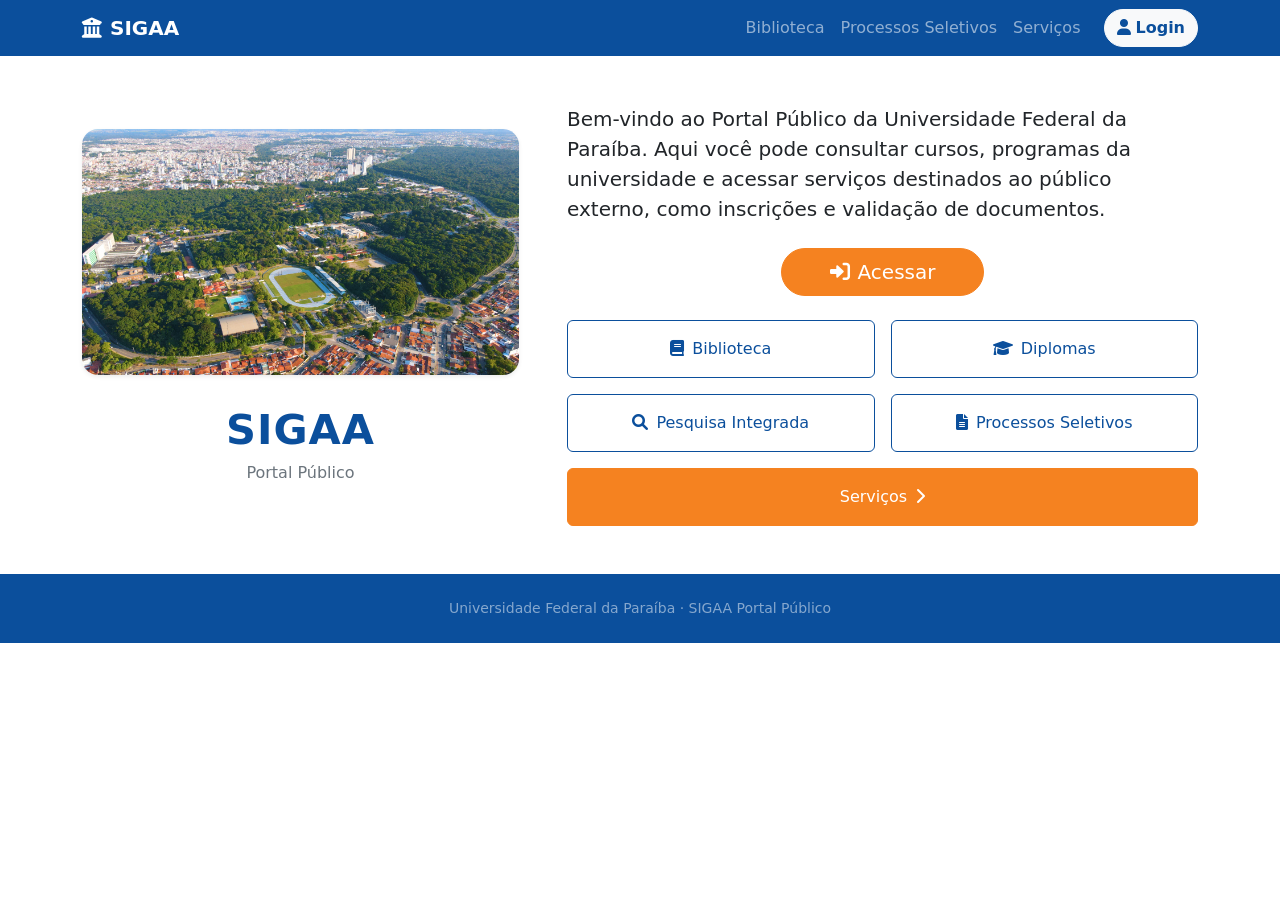
<file: index.html>
<!DOCTYPE html>
<html lang="pt-BR">
<head>
  <meta charset="UTF-8">
  <meta name="viewport" content="width=device-width, initial-scale=1.0">
  <title>SIGAA · Portal Público</title>
  <link rel="stylesheet" href="https://cdn.jsdelivr.net/npm/bootstrap@5.3.3/dist/css/bootstrap.min.css">
  <link rel="stylesheet" href="https://cdnjs.cloudflare.com/ajax/libs/font-awesome/6.0.0-beta3/css/all.min.css">
  <link rel="stylesheet" href="custom.css">
</head>
<body>

  <header>
    <nav class="navbar navbar-expand-lg navbar-dark navbar-sigaa sticky-top">
      <div class="container">
        <a class="navbar-brand fw-bold" href="index.html"><i class="fas fa-university me-2"></i>SIGAA</a>
        <button class="navbar-toggler" type="button" data-bs-toggle="collapse" data-bs-target="#navMenu">
          <span class="navbar-toggler-icon"></span>
        </button>
        <div class="collapse navbar-collapse" id="navMenu">
          <ul class="navbar-nav ms-auto mb-2 mb-lg-0">
            <li class="nav-item"><a class="nav-link" href="biblioteca.html">Biblioteca</a></li>
            <li class="nav-item"><a class="nav-link" href="processos-seletivos.html">Processos Seletivos</a></li>
            <li class="nav-item"><a class="nav-link" href="servicos.html">Serviços</a></li>
          </ul>
          <button class="btn btn-light rounded-pill text-sigaa fw-semibold ms-lg-3" type="button" data-action="login">
            <i class="fas fa-user me-1"></i>Login
          </button>
        </div>
      </div>
    </nav>
  </header>

  <main class="container my-5">
    <div class="row g-5 align-items-center">
      <div class="col-lg-5">
        <div class="foto-wrapper ratio-hero rounded-4 shadow-sm">
          <img src="ufpb.jpg" alt="Vista aérea do campus da UFPB">
        </div>
        <p class="marca-sigaa text-center mt-4 mb-0">SIGAA</p>
        <p class="text-center text-secondary">Portal Público</p>
      </div>

      <div class="col-lg-7">
        <p class="lead">
          <strong>Bem-vindo ao Portal Público</strong> da Universidade Federal da Paraíba.
          Aqui você pode consultar cursos, programas da universidade e acessar serviços
          destinados ao público externo, como inscrições e validação de documentos.
        </p>

        <div class="d-grid d-sm-flex justify-content-sm-center my-4">
          <button class="btn btn-primary btn-lg rounded-pill px-5" type="button" data-action="login">
            <i class="fas fa-sign-in-alt me-2"></i>Acessar
          </button>
        </div>

        <div class="row row-cols-1 row-cols-sm-2 g-3">
          <div class="col">
            <a href="biblioteca.html" class="btn btn-outline-primary w-100 py-3">
              <i class="fas fa-book me-2"></i>Biblioteca
            </a>
          </div>
          <div class="col">
            <a href="servicos.html" class="btn btn-outline-primary w-100 py-3">
              <i class="fas fa-graduation-cap me-2"></i>Diplomas
            </a>
          </div>
          <div class="col">
            <a href="resultados.html" class="btn btn-outline-primary w-100 py-3">
              <i class="fas fa-search me-2"></i>Pesquisa Integrada
            </a>
          </div>
          <div class="col">
            <a href="processos-seletivos.html" class="btn btn-outline-primary w-100 py-3">
              <i class="fas fa-file-alt me-2"></i>Processos Seletivos
            </a>
          </div>
          <div class="col-sm-12">
            <a href="servicos.html" class="btn btn-primary w-100 py-3">
              Serviços<i class="fas fa-chevron-right ms-2"></i>
            </a>
          </div>
        </div>
      </div>
    </div>
  </main>

  <footer class="bg-sigaa text-white-50 text-center py-4 mt-5">
    <div class="container small">Universidade Federal da Paraíba · SIGAA Portal Público</div>
  </footer>

  <script src="https://cdn.jsdelivr.net/npm/bootstrap@5.3.3/dist/js/bootstrap.bundle.min.js"></script>
  <script src="script.js" defer></script>
</body>
</html>
</file>
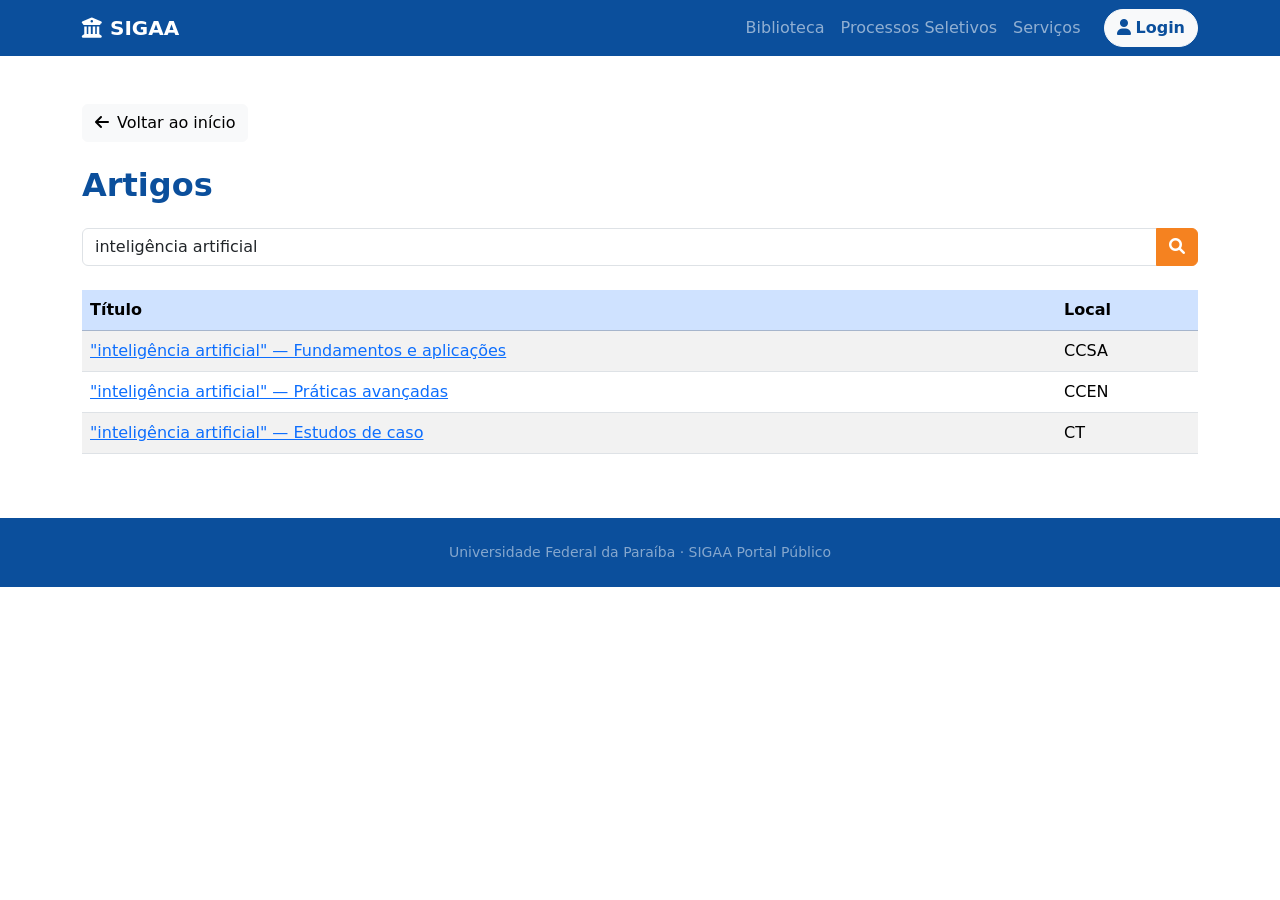
<file: artigos.html>
<!DOCTYPE html>
<html lang="pt-BR">
<head>
  <meta charset="UTF-8">
  <meta name="viewport" content="width=device-width, initial-scale=1.0">
  <title>SIGAA · Artigos</title>
  <link rel="stylesheet" href="https://cdn.jsdelivr.net/npm/bootstrap@5.3.3/dist/css/bootstrap.min.css">
  <link rel="stylesheet" href="https://cdnjs.cloudflare.com/ajax/libs/font-awesome/6.0.0-beta3/css/all.min.css">
  <link rel="stylesheet" href="custom.css">
</head>
<body>

  <header>
    <nav class="navbar navbar-expand-lg navbar-dark navbar-sigaa sticky-top">
      <div class="container">
        <a class="navbar-brand fw-bold" href="index.html"><i class="fas fa-university me-2"></i>SIGAA</a>
        <button class="navbar-toggler" type="button" data-bs-toggle="collapse" data-bs-target="#navMenu">
          <span class="navbar-toggler-icon"></span>
        </button>
        <div class="collapse navbar-collapse" id="navMenu">
          <ul class="navbar-nav ms-auto mb-2 mb-lg-0">
            <li class="nav-item"><a class="nav-link" href="biblioteca.html">Biblioteca</a></li>
            <li class="nav-item"><a class="nav-link" href="processos-seletivos.html">Processos Seletivos</a></li>
            <li class="nav-item"><a class="nav-link" href="servicos.html">Serviços</a></li>
          </ul>
          <button class="btn btn-light rounded-pill text-sigaa fw-semibold ms-lg-3" type="button" data-action="login">
            <i class="fas fa-user me-1"></i>Login
          </button>
        </div>
      </div>
    </nav>
  </header>

  <main class="container my-5">
    <a href="index.html" class="btn btn-light mb-4"><i class="fas fa-arrow-left me-2"></i>Voltar ao início</a>

    <h2 class="text-sigaa fw-semibold mb-4">Artigos</h2>

    <form class="input-group mb-4" action="artigos.html" method="get">
      <input type="text" class="form-control" name="q" id="searchResultado" placeholder="Pesquise no acervo">
      <button class="btn btn-primary" type="submit" aria-label="Pesquisar">
        <i class="fas fa-search"></i>
      </button>
    </form>

    <div class="table-responsive mb-5">
      <table class="table table-striped align-middle">
        <thead class="table-primary">
          <tr>
            <th>Título</th>
            <th>Local</th>
          </tr>
        </thead>
        <tbody id="tabelaResultados">
          <tr><td><a href="#">Inteligência Artificial: uma abordagem moderna</a></td><td>CCSA</td></tr>
          <tr><td><a href="#">Aprendizado de Máquina</a></td><td>CCEN</td></tr>
          <tr><td><a href="#">Redes Neurais e Deep Learning</a></td><td>CT</td></tr>
        </tbody>
      </table>
    </div>

  </main>

  <footer class="bg-sigaa text-white-50 text-center py-4 mt-5">
    <div class="container small">Universidade Federal da Paraíba · SIGAA Portal Público</div>
  </footer>

  <script src="https://cdn.jsdelivr.net/npm/bootstrap@5.3.3/dist/js/bootstrap.bundle.min.js"></script>
  <script src="script.js" defer></script>
</body>
</html>
</file>
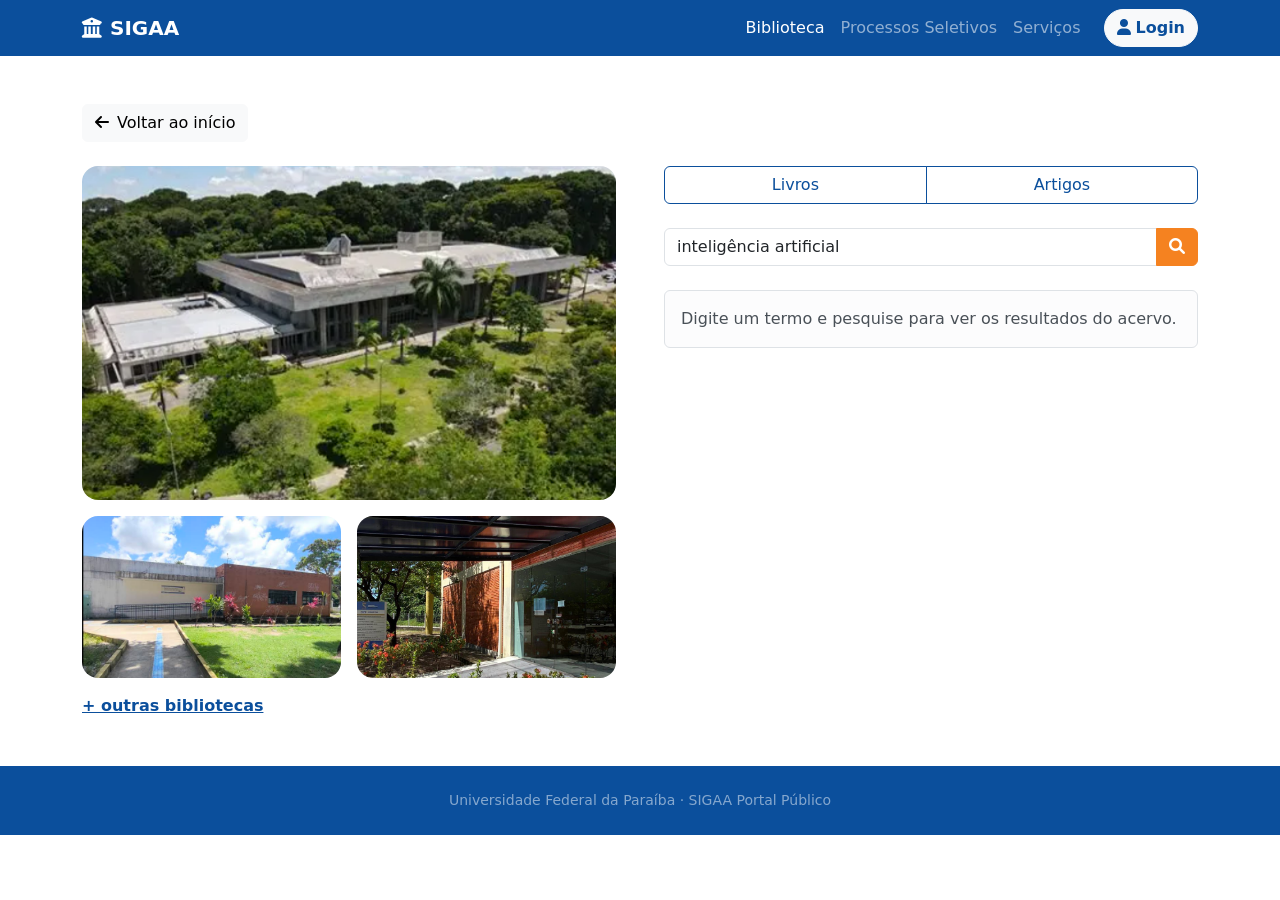
<file: biblioteca.html>
<!DOCTYPE html>
<html lang="pt-BR">
<head>
  <meta charset="UTF-8">
  <meta name="viewport" content="width=device-width, initial-scale=1.0">
  <title>SIGAA · Biblioteca</title>
  <link rel="stylesheet" href="https://cdn.jsdelivr.net/npm/bootstrap@5.3.3/dist/css/bootstrap.min.css">
  <link rel="stylesheet" href="https://cdnjs.cloudflare.com/ajax/libs/font-awesome/6.0.0-beta3/css/all.min.css">
  <link rel="stylesheet" href="custom.css">
</head>
<body>

  <header>
    <nav class="navbar navbar-expand-lg navbar-dark navbar-sigaa sticky-top">
      <div class="container">
        <a class="navbar-brand fw-bold" href="index.html"><i class="fas fa-university me-2"></i>SIGAA</a>
        <button class="navbar-toggler" type="button" data-bs-toggle="collapse" data-bs-target="#navMenu">
          <span class="navbar-toggler-icon"></span>
        </button>
        <div class="collapse navbar-collapse" id="navMenu">
          <ul class="navbar-nav ms-auto mb-2 mb-lg-0">
            <li class="nav-item"><a class="nav-link active" href="biblioteca.html">Biblioteca</a></li>
            <li class="nav-item"><a class="nav-link" href="processos-seletivos.html">Processos Seletivos</a></li>
            <li class="nav-item"><a class="nav-link" href="servicos.html">Serviços</a></li>
          </ul>
          <button class="btn btn-light rounded-pill text-sigaa fw-semibold ms-lg-3" type="button" data-action="login">
            <i class="fas fa-user me-1"></i>Login
          </button>
        </div>
      </div>
    </nav>
  </header>

  <main class="container my-5">
    <a href="index.html" class="btn btn-light mb-4"><i class="fas fa-arrow-left me-2"></i>Voltar ao início</a>

    <div class="row g-5">
      <div class="col-lg-6">
        <div class="foto-wrapper ratio-lib rounded-4 mb-3">
          <img src="biblioteca central.png" alt="Biblioteca Central da UFPB">
        </div>
        <div class="row g-3">
          <div class="col-6">
            <div class="foto-wrapper ratio-lib rounded-4">
              <img src="biblioteca setorial do cchla.png" alt="Biblioteca Setorial do CCHLA">
            </div>
          </div>
          <div class="col-6">
            <div class="foto-wrapper ratio-lib rounded-4">
              <img src="bibiloteca setorial do ccen.png" alt="Biblioteca Setorial do CCEN">
            </div>
          </div>
        </div>
        <a href="#" class="d-inline-block mt-3 text-sigaa fw-semibold" data-action="outras-bibliotecas">
          + outras bibliotecas
        </a>
      </div>

      <div class="col-lg-6">
        <div class="btn-group w-100 mb-4" role="group" aria-label="Filtro do acervo">
          <a href="livros.html?q=livros+de+programação" class="btn btn-outline-primary">Livros</a>
          <a href="artigos.html?q=artigos+científicos" class="btn btn-outline-primary">Artigos</a>
        </div>

        <form class="input-group mb-4" action="resultados.html" method="get">
          <input type="text" class="form-control" name="q" id="searchBiblioteca"
                 placeholder="Pesquise no acervo da biblioteca" value="inteligência artificial">
          <button class="btn btn-primary" type="submit" aria-label="Pesquisar">
            <i class="fas fa-search"></i>
          </button>
        </form>

        <div class="alert alert-light border" role="alert">
          Digite um termo e pesquise para ver os resultados do acervo.
        </div>
      </div>
    </div>
  </main>

  <footer class="bg-sigaa text-white-50 text-center py-4 mt-5">
    <div class="container small">Universidade Federal da Paraíba · SIGAA Portal Público</div>
  </footer>

  <script src="https://cdn.jsdelivr.net/npm/bootstrap@5.3.3/dist/js/bootstrap.bundle.min.js"></script>
  <script src="script.js" defer></script>
</body>
</html>
</file>
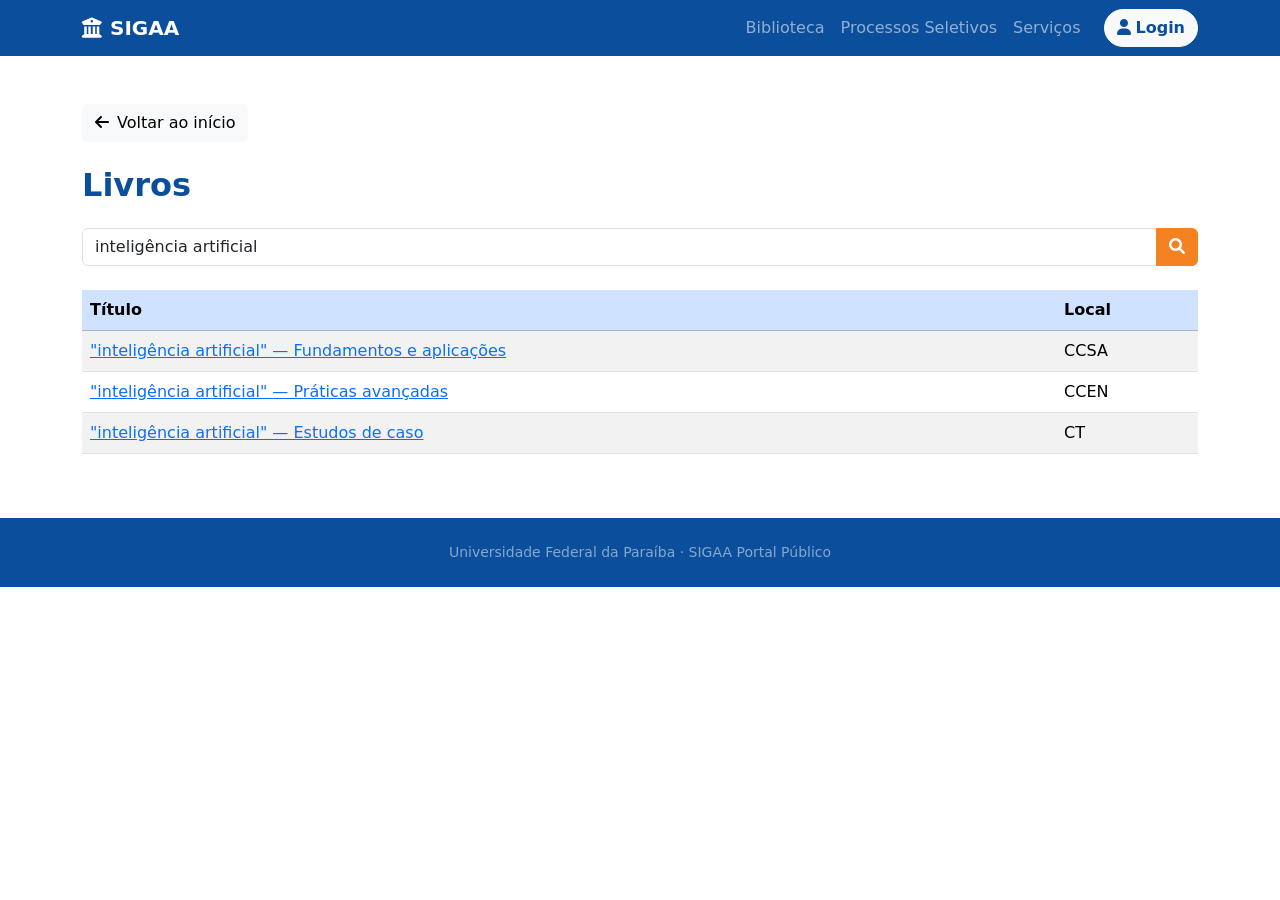
<file: livros.html>
<!DOCTYPE html>
<html lang="pt-BR">
<head>
  <meta charset="UTF-8">
  <meta name="viewport" content="width=device-width, initial-scale=1.0">
  <title>SIGAA · Livros</title>
  <link rel="stylesheet" href="https://cdn.jsdelivr.net/npm/bootstrap@5.3.3/dist/css/bootstrap.min.css">
  <link rel="stylesheet" href="https://cdnjs.cloudflare.com/ajax/libs/font-awesome/6.0.0-beta3/css/all.min.css">
  <link rel="stylesheet" href="custom.css">
</head>
<body>

  <header>
    <nav class="navbar navbar-expand-lg navbar-dark navbar-sigaa sticky-top">
      <div class="container">
        <a class="navbar-brand fw-bold" href="index.html"><i class="fas fa-university me-2"></i>SIGAA</a>
        <button class="navbar-toggler" type="button" data-bs-toggle="collapse" data-bs-target="#navMenu">
          <span class="navbar-toggler-icon"></span>
        </button>
        <div class="collapse navbar-collapse" id="navMenu">
          <ul class="navbar-nav ms-auto mb-2 mb-lg-0">
            <li class="nav-item"><a class="nav-link" href="biblioteca.html">Biblioteca</a></li>
            <li class="nav-item"><a class="nav-link" href="processos-seletivos.html">Processos Seletivos</a></li>
            <li class="nav-item"><a class="nav-link" href="servicos.html">Serviços</a></li>
          </ul>
          <button class="btn btn-light rounded-pill text-sigaa fw-semibold ms-lg-3" type="button" data-action="login">
            <i class="fas fa-user me-1"></i>Login
          </button>
        </div>
      </div>
    </nav>
  </header>

  <main class="container my-5">
    <a href="index.html" class="btn btn-light mb-4"><i class="fas fa-arrow-left me-2"></i>Voltar ao início</a>

    <h2 class="text-sigaa fw-semibold mb-4">Livros</h2>

    <form class="input-group mb-4" action="livros.html" method="get">
      <input type="text" class="form-control" name="q" id="searchResultado" placeholder="Pesquise no acervo">
      <button class="btn btn-primary" type="submit" aria-label="Pesquisar">
        <i class="fas fa-search"></i>
      </button>
    </form>

    <div class="table-responsive mb-5">
      <table class="table table-striped align-middle">
        <thead class="table-primary">
          <tr>
            <th>Título</th>
            <th>Local</th>
          </tr>
        </thead>
        <tbody id="tabelaResultados">
          <tr><td><a href="#">Inteligência Artificial: uma abordagem moderna</a></td><td>CCSA</td></tr>
          <tr><td><a href="#">Aprendizado de Máquina</a></td><td>CCEN</td></tr>
          <tr><td><a href="#">Redes Neurais e Deep Learning</a></td><td>CT</td></tr>
        </tbody>
      </table>
    </div>

  </main>

  <footer class="bg-sigaa text-white-50 text-center py-4 mt-5">
    <div class="container small">Universidade Federal da Paraíba · SIGAA Portal Público</div>
  </footer>

  <script src="https://cdn.jsdelivr.net/npm/bootstrap@5.3.3/dist/js/bootstrap.bundle.min.js"></script>
  <script src="script.js" defer></script>
</body>
</html>
</file>
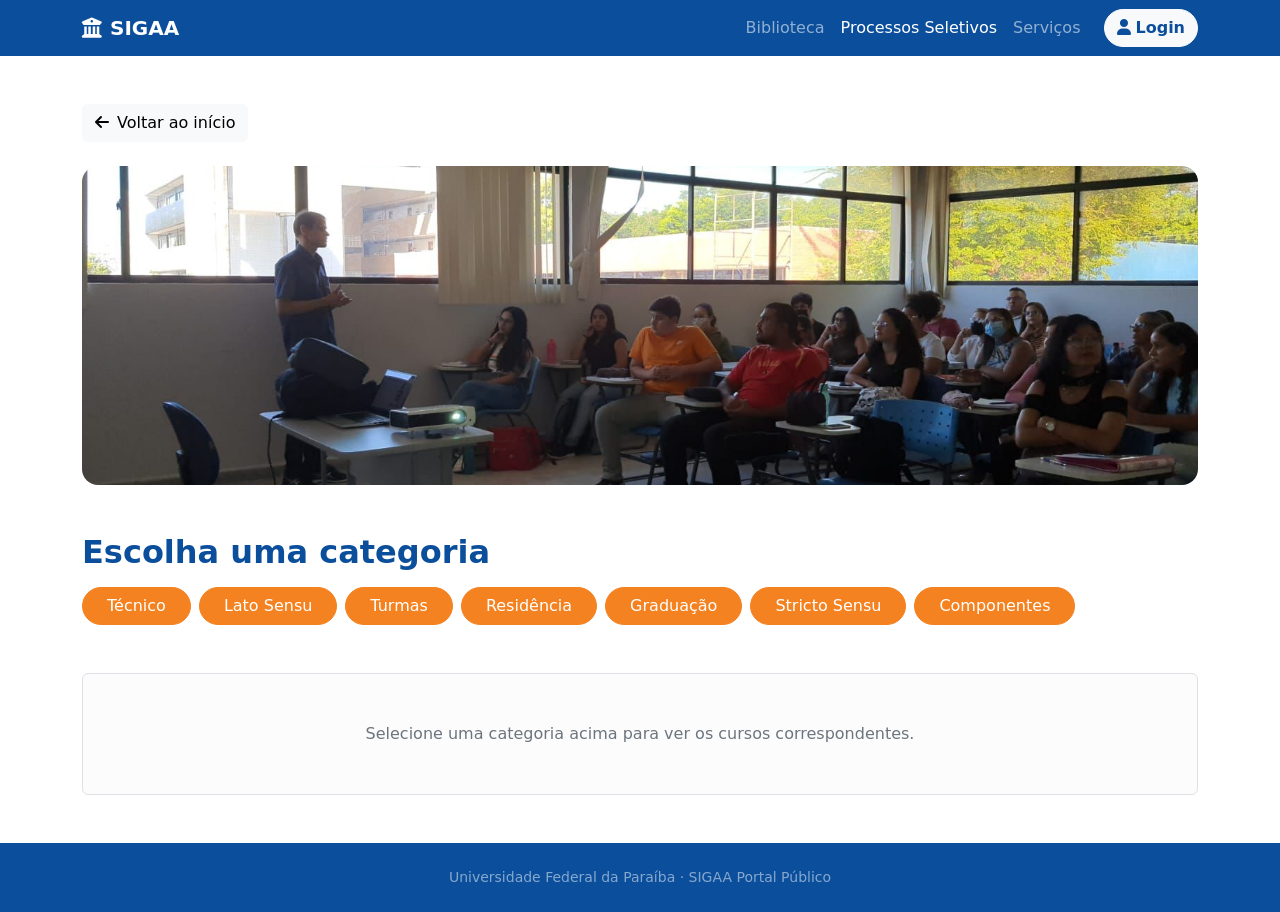
<file: processos-seletivos.html>
<!DOCTYPE html>
<html lang="pt-BR">
<head>
  <meta charset="UTF-8">
  <meta name="viewport" content="width=device-width, initial-scale=1.0">
  <title>SIGAA · Processos Seletivos</title>
  <link rel="stylesheet" href="https://cdn.jsdelivr.net/npm/bootstrap@5.3.3/dist/css/bootstrap.min.css">
  <link rel="stylesheet" href="https://cdnjs.cloudflare.com/ajax/libs/font-awesome/6.0.0-beta3/css/all.min.css">
  <link rel="stylesheet" href="custom.css">
</head>
<body>

  <header>
    <nav class="navbar navbar-expand-lg navbar-dark navbar-sigaa sticky-top">
      <div class="container">
        <a class="navbar-brand fw-bold" href="index.html"><i class="fas fa-university me-2"></i>SIGAA</a>
        <button class="navbar-toggler" type="button" data-bs-toggle="collapse" data-bs-target="#navMenu">
          <span class="navbar-toggler-icon"></span>
        </button>
        <div class="collapse navbar-collapse" id="navMenu">
          <ul class="navbar-nav ms-auto mb-2 mb-lg-0">
            <li class="nav-item"><a class="nav-link" href="biblioteca.html">Biblioteca</a></li>
            <li class="nav-item"><a class="nav-link active" href="processos-seletivos.html">Processos Seletivos</a></li>
            <li class="nav-item"><a class="nav-link" href="servicos.html">Serviços</a></li>
          </ul>
          <button class="btn btn-light rounded-pill text-sigaa fw-semibold ms-lg-3" type="button" data-action="login">
            <i class="fas fa-user me-1"></i>Login
          </button>
        </div>
      </div>
    </nav>
  </header>

  <main class="container my-5">
    <a href="index.html" class="btn btn-light mb-4"><i class="fas fa-arrow-left me-2"></i>Voltar ao início</a>

    <div class="banner-curso rounded-4 mb-5">
      <img src="alunos.jpeg" alt="Estudantes em sala de aula">
    </div>

    <h2 class="text-sigaa fw-semibold mb-3">Escolha uma categoria</h2>
    <div class="d-flex flex-wrap gap-2 mb-5" id="menuCategorias">
      <a href="curso-unidade.html?categoria=Técnico" class="btn btn-primary rounded-pill px-4">Técnico</a>
      <a href="curso-unidade.html?categoria=Lato Sensu" class="btn btn-primary rounded-pill px-4">Lato Sensu</a>
      <a href="curso-unidade.html?categoria=Turmas" class="btn btn-primary rounded-pill px-4">Turmas</a>
      <a href="curso-unidade.html?categoria=Residência" class="btn btn-primary rounded-pill px-4">Residência</a>
      <a href="curso-unidade.html?categoria=Graduação" class="btn btn-primary rounded-pill px-4">Graduação</a>
      <a href="curso-unidade.html?categoria=Stricto Sensu" class="btn btn-primary rounded-pill px-4">Stricto Sensu</a>
      <a href="curso-unidade.html?categoria=Componentes" class="btn btn-primary rounded-pill px-4">Componentes</a>
    </div>

    <div class="alert alert-light border text-center text-secondary py-5">
      Selecione uma categoria acima para ver os cursos correspondentes.
    </div>
  </main>

  <footer class="bg-sigaa text-white-50 text-center py-4 mt-5">
    <div class="container small">Universidade Federal da Paraíba · SIGAA Portal Público</div>
  </footer>

  <script src="https://cdn.jsdelivr.net/npm/bootstrap@5.3.3/dist/js/bootstrap.bundle.min.js"></script>
  <script src="script.js" defer></script>
</body>
</html>
</file>
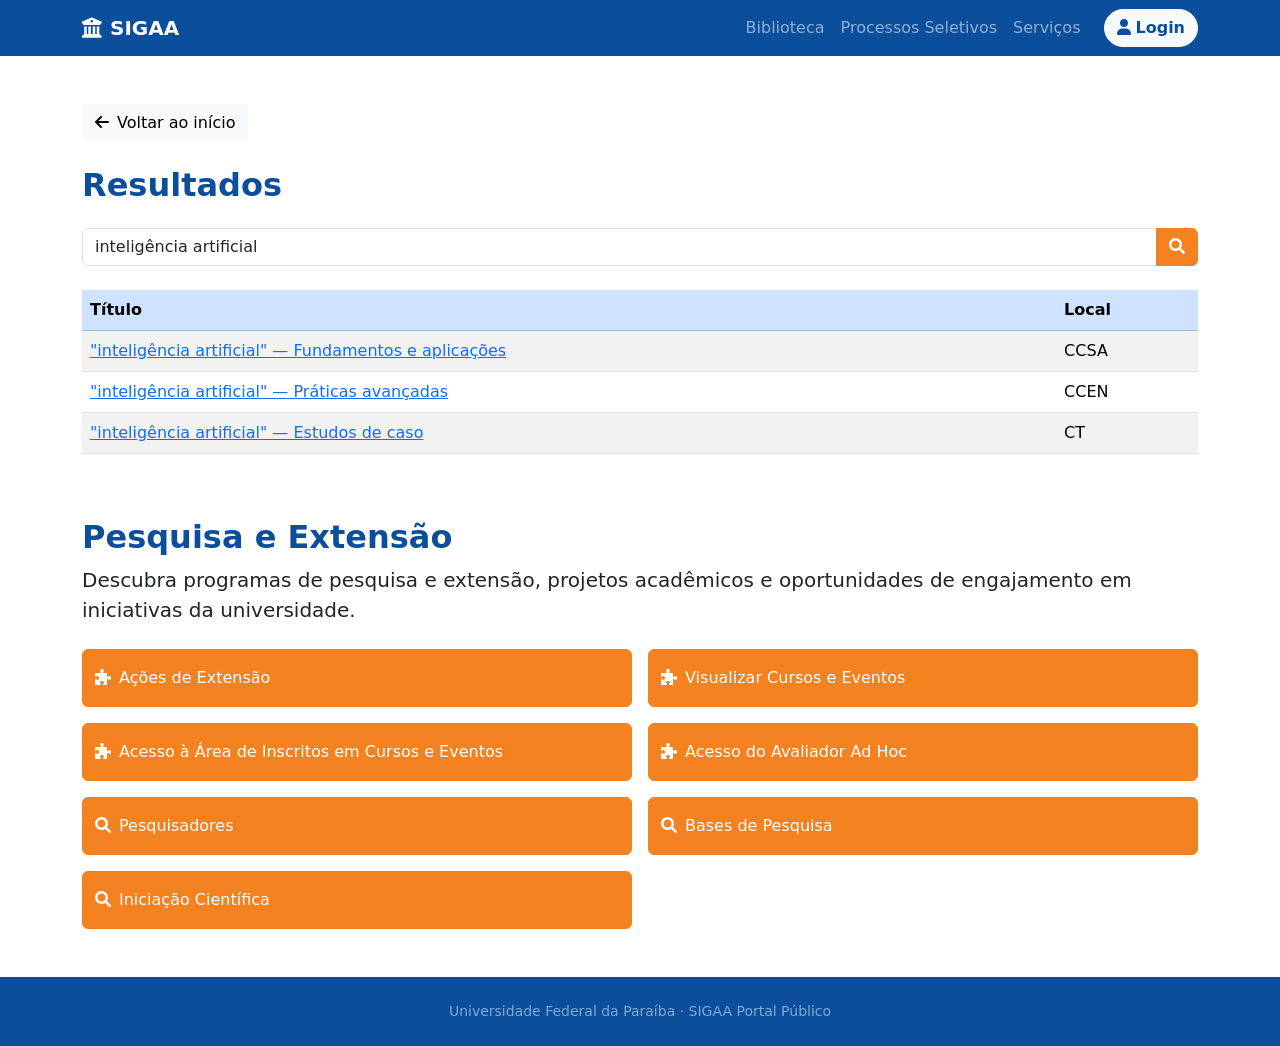
<file: resultados.html>
<!DOCTYPE html>
<html lang="pt-BR">
<head>
  <meta charset="UTF-8">
  <meta name="viewport" content="width=device-width, initial-scale=1.0">
  <title>SIGAA · Resultados</title>
  <link rel="stylesheet" href="https://cdn.jsdelivr.net/npm/bootstrap@5.3.3/dist/css/bootstrap.min.css">
  <link rel="stylesheet" href="https://cdnjs.cloudflare.com/ajax/libs/font-awesome/6.0.0-beta3/css/all.min.css">
  <link rel="stylesheet" href="custom.css">
</head>
<body>

  <header>
    <nav class="navbar navbar-expand-lg navbar-dark navbar-sigaa sticky-top">
      <div class="container">
        <a class="navbar-brand fw-bold" href="index.html"><i class="fas fa-university me-2"></i>SIGAA</a>
        <button class="navbar-toggler" type="button" data-bs-toggle="collapse" data-bs-target="#navMenu">
          <span class="navbar-toggler-icon"></span>
        </button>
        <div class="collapse navbar-collapse" id="navMenu">
          <ul class="navbar-nav ms-auto mb-2 mb-lg-0">
            <li class="nav-item"><a class="nav-link" href="biblioteca.html">Biblioteca</a></li>
            <li class="nav-item"><a class="nav-link" href="processos-seletivos.html">Processos Seletivos</a></li>
            <li class="nav-item"><a class="nav-link" href="servicos.html">Serviços</a></li>
          </ul>
          <button class="btn btn-light rounded-pill text-sigaa fw-semibold ms-lg-3" type="button" data-action="login">
            <i class="fas fa-user me-1"></i>Login
          </button>
        </div>
      </div>
    </nav>
  </header>

  <main class="container my-5">
    <a href="index.html" class="btn btn-light mb-4"><i class="fas fa-arrow-left me-2"></i>Voltar ao início</a>

    <h2 class="text-sigaa fw-semibold mb-4">Resultados</h2>

    <form class="input-group mb-4" action="resultados.html" method="get">
      <input type="text" class="form-control" name="q" id="searchResultado" placeholder="Pesquise no acervo">
      <button class="btn btn-primary" type="submit" aria-label="Pesquisar">
        <i class="fas fa-search"></i>
      </button>
    </form>

    <div class="table-responsive mb-5">
      <table class="table table-striped align-middle">
        <thead class="table-primary">
          <tr>
            <th>Título</th>
            <th>Local</th>
          </tr>
        </thead>
        <tbody id="tabelaResultados">
          <tr><td><a href="#">Inteligência Artificial: uma abordagem moderna</a></td><td>CCSA</td></tr>
          <tr><td><a href="#">Aprendizado de Máquina</a></td><td>CCEN</td></tr>
          <tr><td><a href="#">Redes Neurais e Deep Learning</a></td><td>CT</td></tr>
        </tbody>
      </table>
    </div>

    <section>
      <h2 class="text-sigaa fw-semibold mb-2">Pesquisa e Extensão</h2>
      <p class="lead mb-4">
        Descubra programas de pesquisa e extensão, projetos acadêmicos e oportunidades
        de engajamento em iniciativas da universidade.
      </p>

      <div class="row row-cols-1 row-cols-md-2 g-3">
        <div class="col">
          <button class="btn btn-primary w-100 text-start py-3" type="button">
            <i class="fas fa-puzzle-piece me-2"></i>Ações de Extensão
          </button>
        </div>
        <div class="col">
          <button class="btn btn-primary w-100 text-start py-3" type="button">
            <i class="fas fa-puzzle-piece me-2"></i>Visualizar Cursos e Eventos
          </button>
        </div>
        <div class="col">
          <button class="btn btn-primary w-100 text-start py-3" type="button">
            <i class="fas fa-puzzle-piece me-2"></i>Acesso à Área de Inscritos em Cursos e Eventos
          </button>
        </div>
        <div class="col">
          <button class="btn btn-primary w-100 text-start py-3" type="button">
            <i class="fas fa-puzzle-piece me-2"></i>Acesso do Avaliador Ad Hoc
          </button>
        </div>
        <div class="col">
          <button class="btn btn-primary w-100 text-start py-3" type="button">
            <i class="fas fa-magnifying-glass me-2"></i>Pesquisadores
          </button>
        </div>
        <div class="col">
          <button class="btn btn-primary w-100 text-start py-3" type="button">
            <i class="fas fa-magnifying-glass me-2"></i>Bases de Pesquisa
          </button>
        </div>
        <div class="col">
          <button class="btn btn-primary w-100 text-start py-3" type="button">
            <i class="fas fa-magnifying-glass me-2"></i>Iniciação Científica
          </button>
        </div>
      </div>
    </section>
  </main>

  <footer class="bg-sigaa text-white-50 text-center py-4 mt-5">
    <div class="container small">Universidade Federal da Paraíba · SIGAA Portal Público</div>
  </footer>

  <script src="https://cdn.jsdelivr.net/npm/bootstrap@5.3.3/dist/js/bootstrap.bundle.min.js"></script>
  <script src="script.js" defer></script>
</body>
</html>
</file>
<file: custom.css>
/* ==========================================================================
   custom.css
   Ajustes finos que as classes nativas do Bootstrap 5 não cobrem:
   identidade visual (cores da marca), imagens de "placeholder" (o projeto
   original não possui arquivos de imagem reais) e pequenos detalhes de
   marca. Toda a estrutura, grid, espaçamento e componentes usam Bootstrap.
   ========================================================================== */

:root {
  --sigaa-azul: #0b4f9c;
  --sigaa-azul-escuro: #083a73;
  --sigaa-laranja: #f58220;
}

/* Sobrescreve as cores padrão do Bootstrap pela identidade visual da UFPB */
.navbar-sigaa {
  background-color: var(--sigaa-azul) !important;
}

.btn-primary {
  --bs-btn-bg: var(--sigaa-laranja);
  --bs-btn-border-color: var(--sigaa-laranja);
  --bs-btn-hover-bg: #d96e0f;
  --bs-btn-hover-border-color: #d96e0f;
  --bs-btn-active-bg: #d96e0f;
  --bs-btn-active-border-color: #d96e0f;
}

.btn-outline-primary {
  --bs-btn-color: var(--sigaa-azul);
  --bs-btn-border-color: var(--sigaa-azul);
  --bs-btn-hover-bg: var(--sigaa-azul);
  --bs-btn-hover-border-color: var(--sigaa-azul);
}

.text-sigaa {
  color: var(--sigaa-azul);
}

.bg-sigaa {
  background-color: var(--sigaa-azul) !important;
}

/* Logo/marca */
.marca-sigaa {
  font-size: 2.6rem;
  font-weight: 700;
  color: var(--sigaa-azul);
  letter-spacing: 1px;
}

/* Fotos reais do campus/biblioteca. O wrapper controla a proporção
   (aspect-ratio) e a <img> interna preenche o espaço com object-fit,
   evitando distorção em qualquer resolução. */
.foto-wrapper {
  display: block;
  overflow: hidden;
}

.foto-wrapper img {
  width: 100%;
  height: 100%;
  object-fit: cover;
}

.foto-wrapper.ratio-hero {
  aspect-ratio: 16 / 9;
}

.foto-wrapper.ratio-lib {
  aspect-ratio: 16 / 10;
}

.banner-curso {
  aspect-ratio: 21 / 6;
  overflow: hidden;
}

.banner-curso img {
  width: 100%;
  height: 100%;
  object-fit: cover;
}

/* Cartões de curso: cor de fundo neutra escura, como no design original */
.curso-item {
  background-color: #2c3e4f;
  color: #fff;
  border-radius: 50rem;
}
</file>
